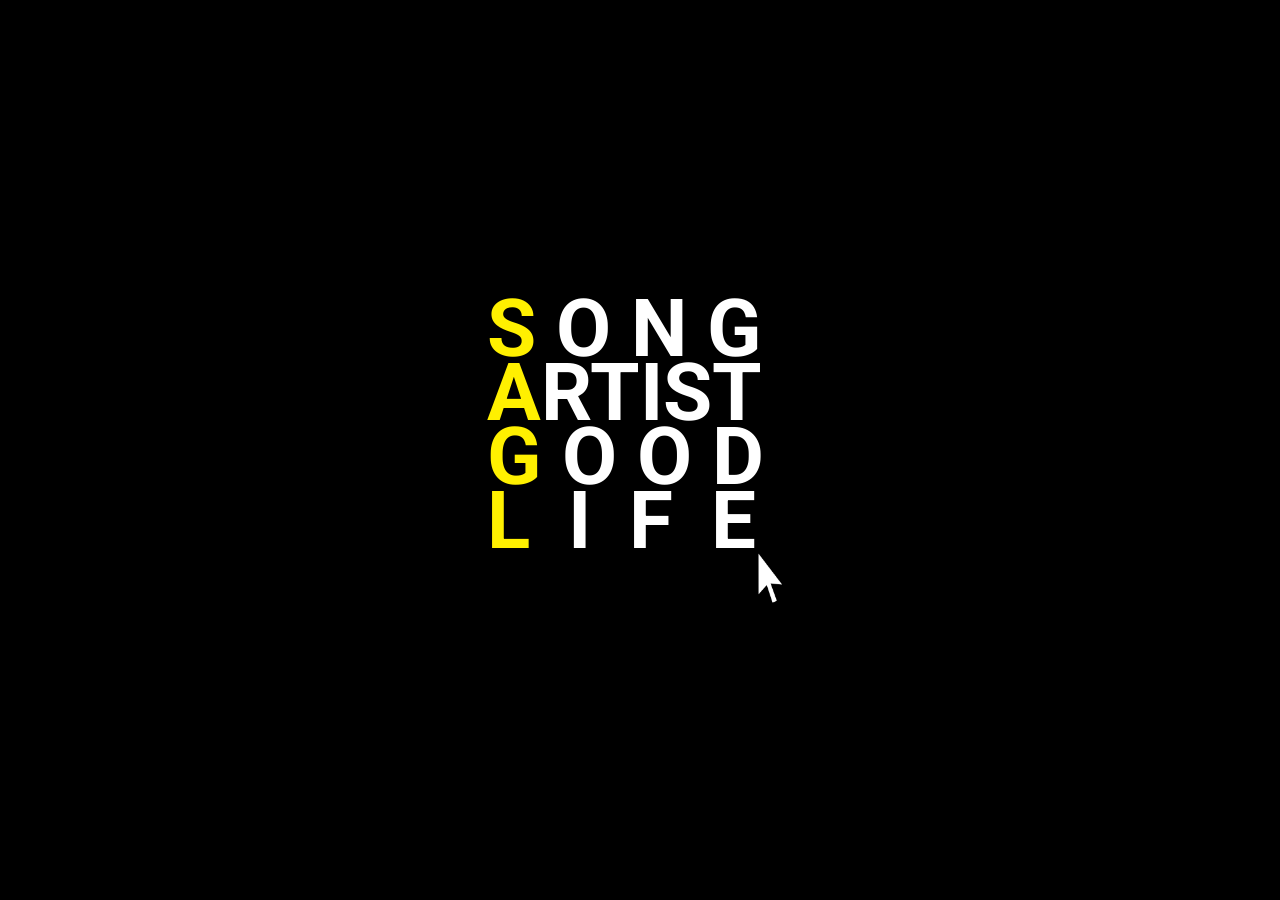
<file: index.html>
<!DOCTYPE html>
<html lang="en">
<head>
    <meta charset="UTF-8">
    <meta name="viewport" content="width=device-width, initial-scale=1.0">
    <link href="css/loading.css" rel="stylesheet">
    <title>로딩페이지02</title>
    <script>
        setTimeout(function(){
            window.location.href="portfolio01_main/index.html"
        },2000);
    </script>
</head>
<body>
    <div class="text-box">
        <span>SONG</span>
        <span>ARTIST</span>
        <span>GOOD</span>
        <span>LIFE</span>
        <a href="#"><img src="img/click.png" alt="화살표"></a>
    </div>
</body>
</html>
</file>
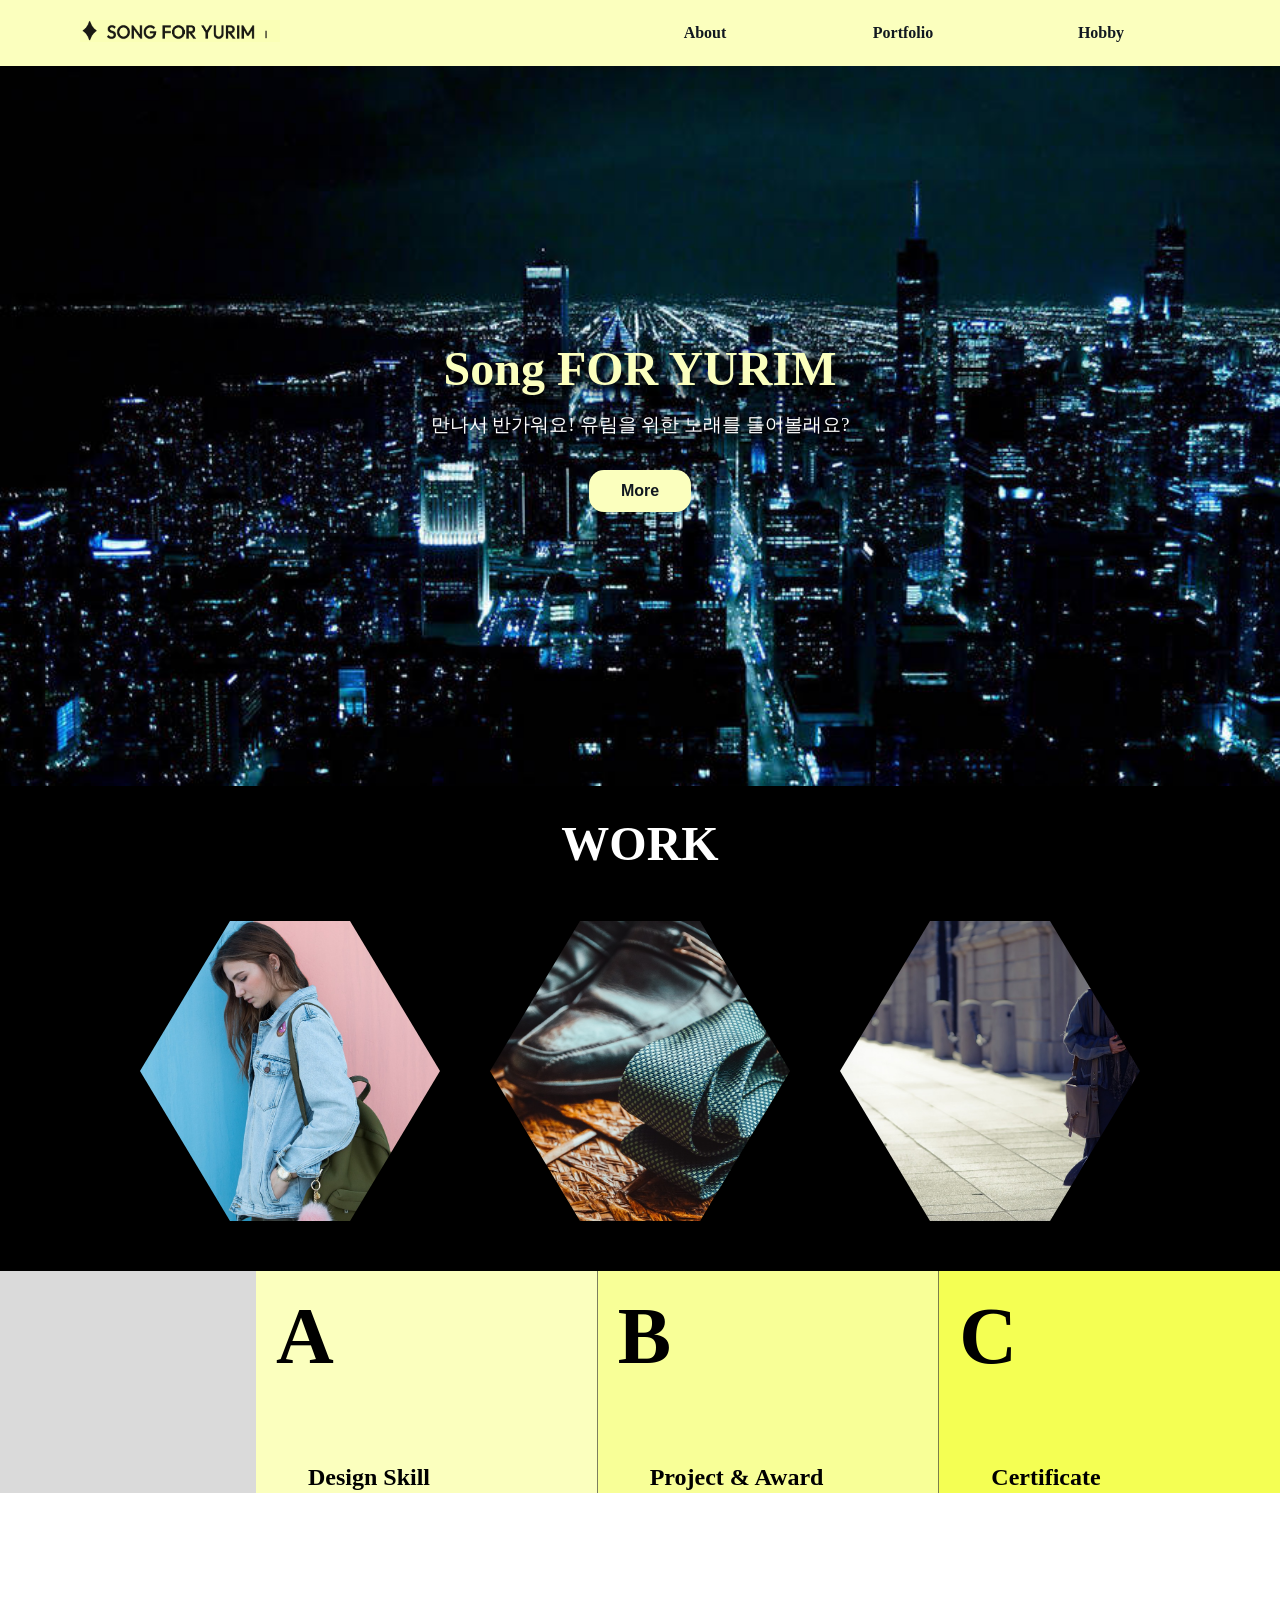
<file: portfolio01_main/index.html>
<!DOCTYPE html>
<html lang="en">
<head>
    <meta charset="UTF-8">
    <meta name="viewport" content="width=device-width, initial-scale=1.0">
    <title>Song For YURIM ; 송유림의 포트폴리오</title>
    <link href="css/style.css" rel="stylesheet">
</head>
<body>
    <header>
        <div class="logo"><a href="../portfolio01_main/index.html"><img src="img/logo.png" alt="logo"></a></div>
        <nav class="navbar">
            <ul class="menu">
                <li class="menu-item"><a href="../portfolio02_about/index.html">About</a></li>
                <li class="menu-item"><a href="#">Portfolio</a>
                    <ul class="submenu">
                        <li><a href="#">Posters</a></li>
                        <li><a href="#">Card News</a></li>
                        <li><a href="#">Reels</a></li>
                        <li><a href="#">Projects</a></li>
                    </ul>
                </li>
                <li class="menu-item"><a href="#">Hobby</a></li>
            </ul>
        </nav>
    </header>

    <section class="hero">
        <div class="hero-contents">
            <h1>Song FOR YURIM</h1>
            <p>만나서 반가워요! 유림을 위한 노래를 들어볼래요?</p>
            <button class="cta-btn">More</button>
        </div>
    </section>

    <!-- 포트폴리오섹션 -->
    <section class="t_work">
        <h1>WORK</h1>
        <div class="work">
            <div class="hexa">
                <div class="shape">
                    <div class="cap">
                        <div>
                            <h3>Bag</h3>
                            <p>대나무로 제작된 가방</p>
                        </div> 
                    </div>
                    <img src="../img/img01.jpg" alt="bag">
                </div>
            </div>

             <div class="hexa">
                <div class="shape">
                    <div class="cap">
                        <div>
                            <h3>Necklace</h3>
                            <p>패션아이템</p>
                        </div> 
                    </div>
                    <img src="../img/img02.jpg" alt="bag">
                </div>
            </div>

             <div class="hexa">
                <div class="shape">
                    <div class="cap">
                        <div>
                            <h3>Skirts</h3>
                            <p>편안한 스커트</p>
                        </div> 
                    </div>
                    <img src="../img/img03.jpg" alt="bag">
                </div>
            </div>
        </div>
        
    </section>

    <!-- 소개섹션 -->
    <sectio class="about">
        <div class="section-inner">
            <div class="accordion-content">
                <div class="focus"></div>
                <ul class="accordion">
                    <li>
                        <div class="number">A</div>
                        <div class="info">
                            <h2>Design Skill</h2>
                            <p>
                                PHOTOSHOP 100%<br>
                                CANVA 100%<br>
                                ILLUSTRATOR 50%<br>
                                FIGMA 50%<br>
                            </p>
                        </div>
                    </li>

                    <li>
                        <div class="number">B</div>
                        <div class="info">
                            <h2>Project & Award</h2>
                            <p>
                                디마공 학생회 홍보부<br>
                                대플 서포터즈 2기<br>
                                파이썬 딥러닝 개발 대회 수상<br>
                            </p>
                        </div>
                    </li>

                    <li>
                        <div class="number">C</div>
                        <div class="info">
                            <h2>Certificate</h2>
                            <p>
                                그래픽기술자격 GTQ 1급<br>
                                ITQ 한글파워포인트 A등급<br>
                                DIAT 디지털정보활용능력 고급<br>
                            </p>
                        </div>
                    </li>
                </ul>
            </div>
        </div>
    </section>

</body>
</html>
</file>
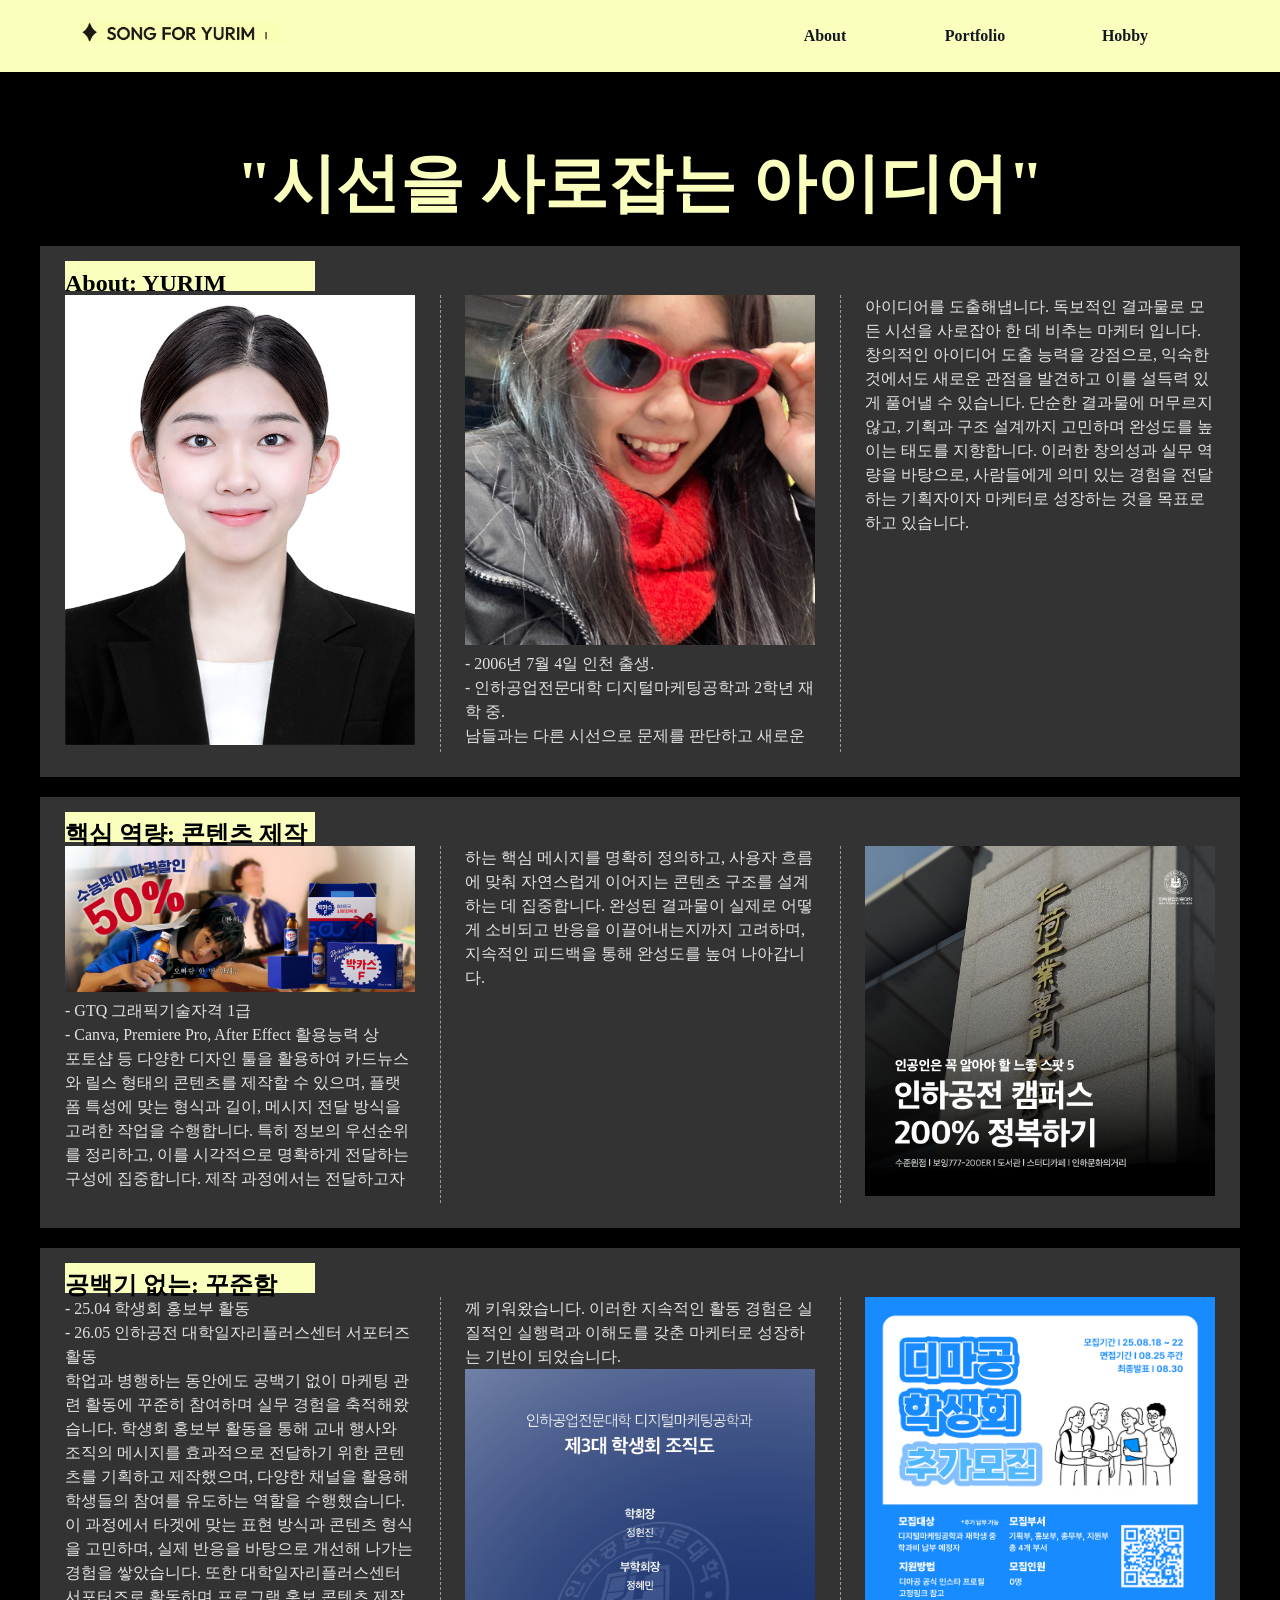
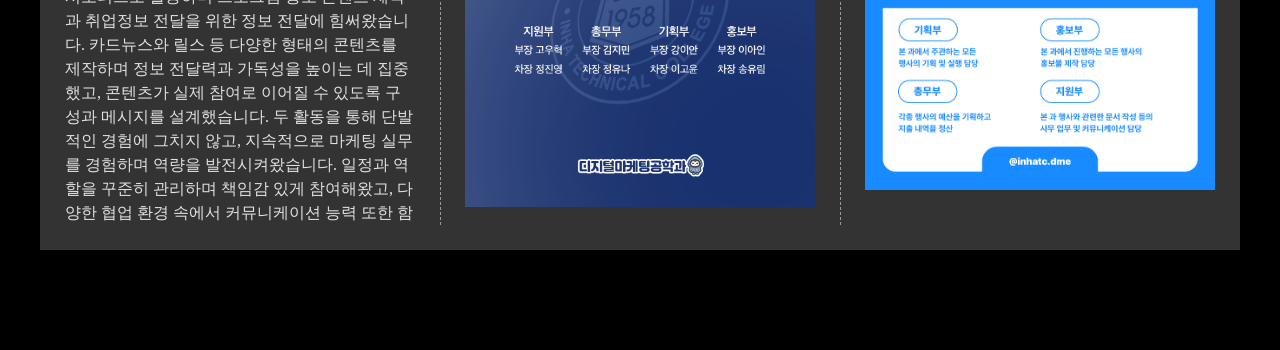
<file: portfolio02_about/index.html>
<!DOCTYPE html>
<html lang="en">
<head>
    <meta charset="UTF-8">
    <meta name="viewport" content="width=device-width, initial-scale=1.0">
    <link href="css/style.css" rel="stylesheet">
    <title>About YURIM</title>
</head>
<body>
    <header>
        <div class="logo"><a href="../portfolio01_main/index.html"><img src="img/logo.png" alt="logo"></a></div>
        <nav class="navbar">
            <ul class="menu">
                <li class="menu-item"><a href="#">About</a></li>
                <li class="menu-item"><a href="#">Portfolio</a>
                    <ul class="submenu">
                        <li><a href="#">Posters</a></li>
                        <li><a href="#">Card News</a></li>
                        <li><a href="#">Reels</a></li>
                        <li><a href="#">Projects</a></li>
                    </ul>
                </li>
                <li class="menu-item"><a href="#">Hobby</a></li>
            </ul>
        </nav>
    </header>

    <div class="container">
        <section>
        <div class="inner">
        <h1>"시선을 사로잡는 아이디어"</h1>
            <div class="about-me">
                <h2>About: YURIM</h2>
                <img src="img/yurim.jpg" alt="me">
                <p><img src="img/redyurim.jpeg" alt="redme"></p> 
                <p class="intro">- 2006년 7월 4일 인천 출생.<br>- 인하공업전문대학 디지털마케팅공학과 2학년 재학 중.<BR>남들과는 다른 시선으로 문제를 판단하고 새로운 아이디어를 도출해냅니다. 독보적인 결과물로 모든 시선을 사로잡아 한 데 비추는 마케터 입니다.
                    창의적인 아이디어 도출 능력을 강점으로, 익숙한 것에서도 새로운 관점을 발견하고 이를 설득력 있게 풀어낼 수 있습니다. 단순한 결과물에 머무르지 않고, 기획과 구조 설계까지 고민하며 완성도를 높이는 태도를 지향합니다.
                    이러한 창의성과 실무 역량을 바탕으로, 사람들에게 의미 있는 경험을 전달하는 기획자이자 마케터로 성장하는 것을 목표로 하고 있습니다.</p>
            </div>

            <div class="about-me">
                <h2>핵심 역량: 콘텐츠 제작</h2>
                <img src="img/전체 작업물/디지털색채디자인_배너제작.png" alt="port1">
                <p class="intro">- GTQ 그래픽기술자격 1급<BR>- Canva, Premiere Pro, After Effect 활용능력 상<Br>포토샵 등 다양한 디자인 툴을 활용하여 카드뉴스와 릴스 형태의 콘텐츠를 제작할 수 있으며, 플랫폼 특성에 맞는 형식과 길이, 메시지 전달 방식을 고려한 작업을 수행합니다. 특히 정보의 우선순위를 정리하고, 이를 시각적으로 명확하게 전달하는 구성에 집중합니다.
                    제작 과정에서는 전달하고자 하는 핵심 메시지를 명확히 정의하고, 사용자 흐름에 맞춰 자연스럽게 이어지는 콘텐츠 구조를 설계하는 데 집중합니다. 완성된 결과물이 실제로 어떻게 소비되고 반응을 이끌어내는지까지 고려하며, 지속적인 피드백을 통해 완성도를 높여 나아갑니다.</p>
                <p><img src="img/전체 작업물/SNS콘텐츠제작_카드뉴스_학교소개/B반202527050송유림_1.png" alt="port2"></p>
            </div>

            <div class="about-me">
                <h2>공백기 없는: 꾸준함</h2>
                <p class="intro">- 25.04 학생회 홍보부 활동<br> - 26.05 인하공전 대학일자리플러스센터 서포터즈 활동<br>학업과 병행하는 동안에도 공백기 없이 마케팅 관련 활동에 꾸준히 참여하며 실무 경험을 축적해왔습니다. 학생회 홍보부 활동을 통해 교내 행사와 조직의 메시지를 효과적으로 전달하기 위한 콘텐츠를 기획하고 제작했으며, 다양한 채널을 활용해 학생들의 참여를 유도하는 역할을 수행했습니다. 이 과정에서 타겟에 맞는 표현 방식과 콘텐츠 형식을 고민하며, 실제 반응을 바탕으로 개선해 나가는 경험을 쌓았습니다.
                    또한 대학일자리플러스센터 서포터즈로 활동하며 프로그램 홍보 콘텐츠 제작과 취업정보 전달을 위한 정보 전달에 힘써왔습니다. 카드뉴스와 릴스 등 다양한 형태의 콘텐츠를 제작하며 정보 전달력과 가독성을 높이는 데 집중했고, 콘텐츠가 실제 참여로 이어질 수 있도록 구성과 메시지를 설계했습니다.
                    두 활동을 통해 단발적인 경험에 그치지 않고, 지속적으로 마케팅 실무를 경험하며 역량을 발전시켜왔습니다. 일정과 역할을 꾸준히 관리하며 책임감 있게 참여해왔고, 다양한 협업 환경 속에서 커뮤니케이션 능력 또한 함께 키워왔습니다. 이러한 지속적인 활동 경험은 실질적인 실행력과 이해도를 갖춘 마케터로 성장하는 기반이 되었습니다.</p>
                <p><img src="img/전체 작업물/학생회_3대조직도.png" alt="port3"></p>
                <p><img src="img/전체 작업물/학생회_모집포스터.png" alt="port4"></p>
            </div>

        </div>
        </section>
    </div>
</body>
</html>
</file>
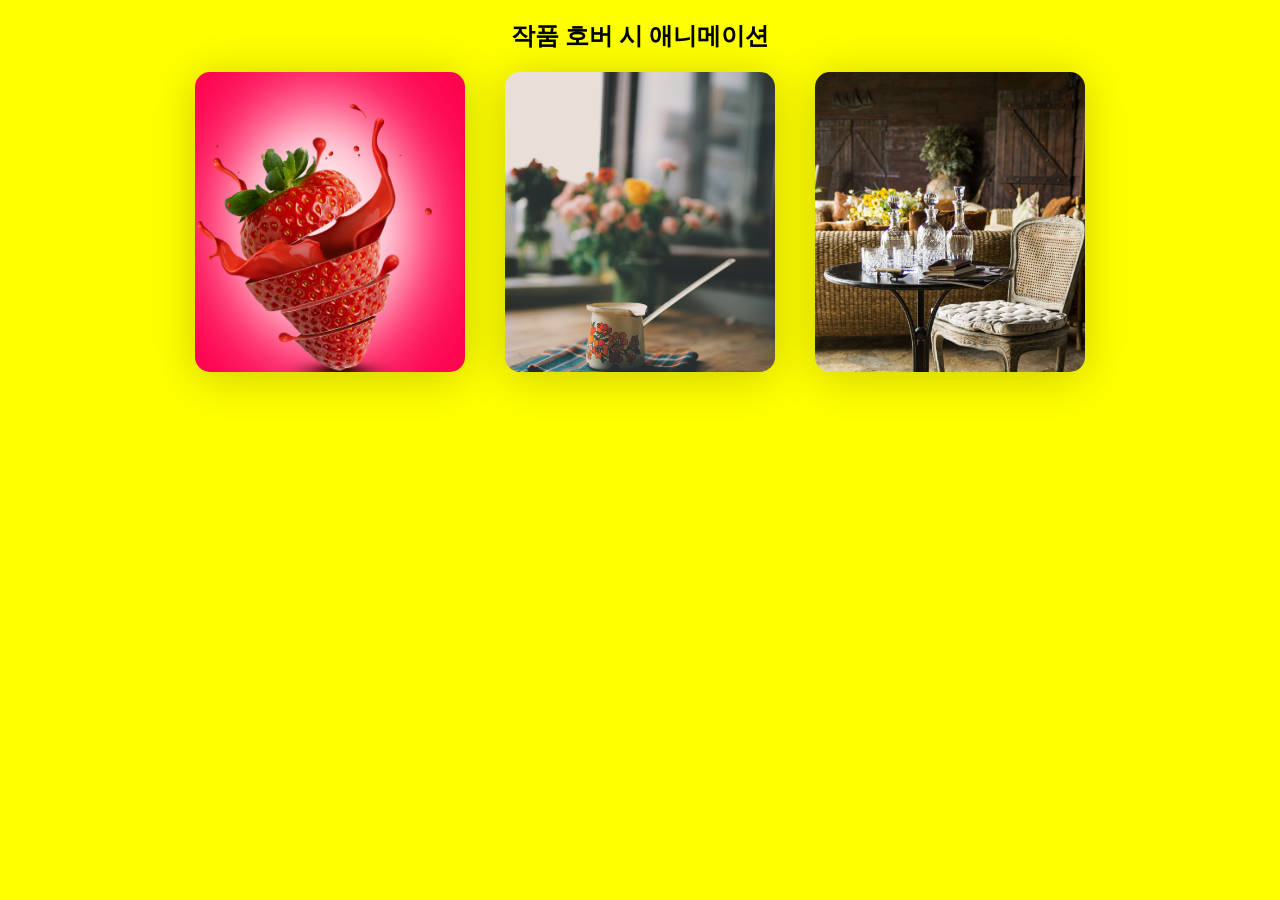
<file: portfolio03_portfolio/index.html>
<!DOCTYPE html>
<html lang="en">
<head>
    <meta charset="UTF-8">
    <meta name="viewport" content="width=device-width, initial-scale=1.0">
    <title>작품롤오버</title>
    <link href="css/style.css" rel="stylesheet">
</head>
<body>
    <section class="portfolio">
        <h1 class="h_title">작품 호버 시 애니메이션</h1>
        <div class="items">
            <div class="item"></div>
            <div class="item"></div>
            <div class="item"></div>
        </div>
    </section>
</body>
</html>
</file>
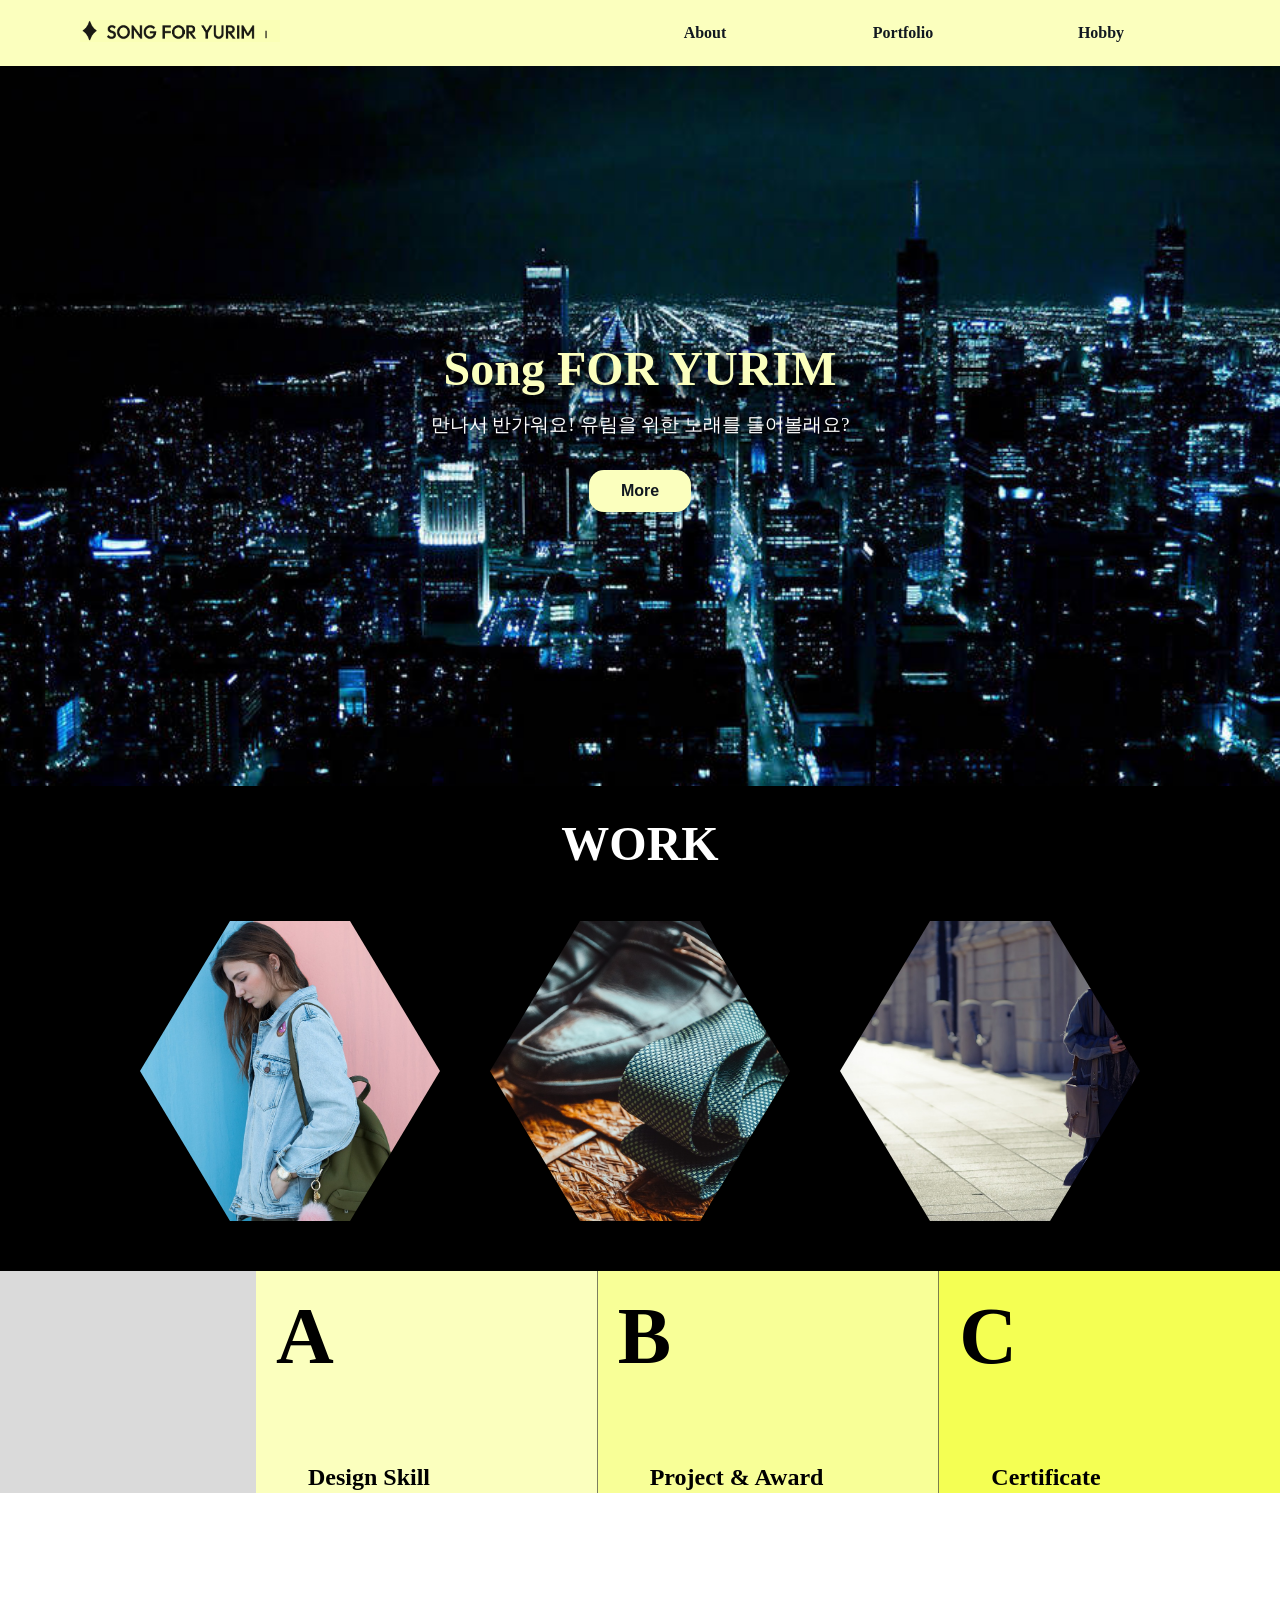
<file: portfolio01_main/index.html.html>
<!DOCTYPE html>
<html lang="en">
<head>
    <meta charset="UTF-8">
    <meta name="viewport" content="width=device-width, initial-scale=1.0">
    <title>Song For YURIM ; 송유림의 포트폴리오</title>
    <link href="css/style.css" rel="stylesheet">
</head>
<body>
    <header>
        <div class="logo"><a href="../portfolio01_main/portfolio01.html"><img src="img/logo.png" alt="logo"></a></div>
        <nav class="navbar">
            <ul class="menu">
                <li class="menu-item"><a href="../portfolio02_about/index.html">About</a></li>
                <li class="menu-item"><a href="#">Portfolio</a>
                    <ul class="submenu">
                        <li><a href="#">Posters</a></li>
                        <li><a href="#">Card News</a></li>
                        <li><a href="#">Reels</a></li>
                        <li><a href="#">Projects</a></li>
                    </ul>
                </li>
                <li class="menu-item"><a href="#">Hobby</a></li>
            </ul>
        </nav>
    </header>

    <section class="hero">
        <div class="hero-contents">
            <h1>Song FOR YURIM</h1>
            <p>만나서 반가워요! 유림을 위한 노래를 들어볼래요?</p>
            <button class="cta-btn">More</button>
        </div>
    </section>

    <!-- 포트폴리오섹션 -->
    <section class="t_work">
        <h1>WORK</h1>
        <div class="work">
            <div class="hexa">
                <div class="shape">
                    <div class="cap">
                        <div>
                            <h3>Bag</h3>
                            <p>대나무로 제작된 가방</p>
                        </div> 
                    </div>
                    <img src="../img/img01.jpg" alt="bag">
                </div>
            </div>

             <div class="hexa">
                <div class="shape">
                    <div class="cap">
                        <div>
                            <h3>Necklace</h3>
                            <p>패션아이템</p>
                        </div> 
                    </div>
                    <img src="../img/img02.jpg" alt="bag">
                </div>
            </div>

             <div class="hexa">
                <div class="shape">
                    <div class="cap">
                        <div>
                            <h3>Skirts</h3>
                            <p>편안한 스커트</p>
                        </div> 
                    </div>
                    <img src="../img/img03.jpg" alt="bag">
                </div>
            </div>
        </div>
        
    </section>

    <!-- 소개섹션 -->
    <sectio class="about">
        <div class="section-inner">
            <div class="accordion-content">
                <div class="focus"></div>
                <ul class="accordion">
                    <li>
                        <div class="number">A</div>
                        <div class="info">
                            <h2>Design Skill</h2>
                            <p>
                                PHOTOSHOP 100%<br>
                                CANVA 100%<br>
                                ILLUSTRATOR 50%<br>
                                FIGMA 50%<br>
                            </p>
                        </div>
                    </li>

                    <li>
                        <div class="number">B</div>
                        <div class="info">
                            <h2>Project & Award</h2>
                            <p>
                                디마공 학생회 홍보부<br>
                                대플 서포터즈 2기<br>
                                파이썬 딥러닝 개발 대회 수상<br>
                            </p>
                        </div>
                    </li>

                    <li>
                        <div class="number">C</div>
                        <div class="info">
                            <h2>Certificate</h2>
                            <p>
                                그래픽기술자격 GTQ 1급<br>
                                ITQ 한글파워포인트 A등급<br>
                                DIAT 디지털정보활용능력 고급<br>
                            </p>
                        </div>
                    </li>
                </ul>
            </div>
        </div>
    </section>

</body>
</html>
</file>
<file: css/loading.css>
@charset "utf-8";
@import url('https://fonts.googleapis.com/css2?family=Roboto:ital,wght@0,100..900;1,100..900&display=swap');

*{
    font-family: 'Roboto', sans-serif;
}

body{
    margin: 0;
    font-size: 20px;
    line-height: 1.2rem;
    color: #333;
    background-color: #000;
    display: flex;
    justify-content: center;
    align-items: center;
    height: 100vh;
}

.text-box{
    line-height: 4rem;
}

.text-box span{
    font-size: 5rem;
    color: #fff;
    font-weight: bold;
    display: block;
}

.text-box span:nth-child(1){
    letter-spacing: 20px;
}

.text-box span:nth-child(2){
    letter-spacing: 0px;
}

.text-box span:nth-child(3){
    letter-spacing: 20px;
}

.text-box span:nth-child(4){
    letter-spacing: 38px;
}

.text-box span::first-letter{
    color: #fff000;
}

.text-box img{
    width: 50px;
    float: right;
}
</file>
<file: portfolio01_main/css/style.css>
@charset "utf-8";

*{
    margin: 0;
    padding: 0;
    list-style-type: none;
}

body{
    background-color: #111820;
    color: #fff;
    height: 100vh;
}

header{
    display: flex;
    align-items: center;
    position: sticky;
    justify-content: space-between;
    background-color: #fbffbe;
    color: #111820;
    padding: 0 5rem;
    top: 0;
    z-index: 1;
}

.logo img{
    width: 200px;
}

.navbar .menu{
    display: flex;
}

.menu-item{
    text-align: center;
    width: 150px;
    padding: 1.5rem;
    position: relative;
}

.navbar a{
    color: #111820;
    text-decoration: none;
    font-weight: bold;
    font-size: 16px;
    display: block;
}

.navbar a:hover{
    color: #636b75;
}

.submenu{
    display: none;
    top: 100%;
    position: absolute; /* 안에 내용은 고정되어 있다. */
    background-color: #343b44;
    min-width: 150px;
}

.submenu li{
    border-bottom: 1px solid #636b75;
    padding: 5px 0;
}


.submenu li:hover{
    background-color: #636b75;
}

.submenu li a{
    text-decoration: none;
    font-size: 14px;
    color: #fbffbe;
}

.submenu li a:hover{
    color: #fbffbe;
}

.menu-item:hover .submenu{
    display: block;
}


.hero{
    background-image: url(../img/back02.jpg);
    background-size: cover;
    background-position: center;
    background-repeat: no-repeat;
    display: flex;
    align-items: center;
    text-align: center;
    height: 80vh;
    position: relative;
    justify-content: center;
}

.hero-contents h1{
    font-size: 3rem;
    margin-bottom: 1rem;
    color: #fbffbe;
    text-shadow: 10px 0 10px #000000, 0 10px 10px #000000;
}

.hero-contents p{
    font-size: 1.2rem;
    margin-bottom: 2rem;
    color: #fff;
    text-shadow: 10px 0 10px #000000, 0 10px 10px #000000;
}

.cta-btn{
    background-color: #fbffbe;
    color: #111820;
    padding: 0.75rem 2rem;
    border: 0;
    cursor: pointer;
    font-size: 1rem;
    font-weight: bold;
    text-decoration: none;
    border-radius: 15px;
    transition: all 0.3s ease;
}

.cta-btn:hover{
    background-color: #343b44;
    color: #fbffbe;
    transition: background-color 0.3s ease;
}

/* work */
.t_work{
    text-align: center;
    background-color: #000000;
    padding-top: 30px;

}

.t_work h1{
    color: #fff;
    font-size: 3rem;
}

.work{
    display: flex;
    justify-content: center;
    align-items: center;
    min-height: auto;
    padding: 50px 0;
    /* min-height: 100vh; */ /* height: 100vh; */
    gap: 50px;
}

.hexa{
    width: 300px;
    height: 300px;
    position: relative;
    transition: 0.3s;
}

.shape{
    clip-path: polygon(30% 0, 70% 0, 100% 50%, 70% 100%, 30% 100%, 0 50%); /* 특정 모양으로 잘라내는 역할 */
    /* 50% 0, 100% 30%, 100% 70%, 50% 100%, 0 70%, 0 30% */
    width: 100%;
    height: 100%;
    overflow: hidden;
}

.shape img{
    width: 100%;
    height: 100%;
    object-fit: cover;
}

.hexa:hover{
    transform:translateY(-40px);
}

.cap{
    position: absolute;
    width: 100%;
    height: 100%;
    color: #fff;
    display: flex;
    justify-content: center;
    text-align: center;
    align-items: center;
    opacity: 0;
    transition: 0.5s;
}

.hexa:hover .cap{
    opacity: 1;
}
/* hexa를 호버했을때 cap의 opacity를 1로 하자. */

.hexa:nth-child(1) .cap{
    background: linear-gradient(to top, rgb(221,7,210),transparent);
}

.hexa:nth-child(2) .cap{
    background: linear-gradient(to top, rgb(7, 221, 210),transparent);
}

.hexa:nth-child(3) .cap{
    background: linear-gradient(to top, rgb(210, 221, 221),transparent);
}

/* 소개섹션 */
.about{
    width: 100%;
    height: 100vh;
    display: flex;
    justify-content: center;
    align-items: center;
    background-color: #ffffff;
}
.section-inner{
    width: 1280px;
    min-height: 100vh;
}

/* 전체 레이아웃 */
.accordion-content{
    display: flex;
    height: 100%;
}

/* 현재는 비어있지만, 확장이 가능하다. */
.focus{
    flex: 1; /* 공간을 하나로 차지한다 */
    background-color: #dadada;
}

.accordion{
    flex: 4;
    display: flex;
    margin: 0;
    padding: 0;
    overflow: hidden;
}

.accordion * {
    transition: all 0.5s ease;
}

.accordion li{
    flex: 1;
    display: flex;
    flex-direction: column;
    justify-content: space-between;
    padding: 20px;
    cursor: pointer;
    position: relative;
    color: #000000;
    border-right: 1px solid rgba(0, 0, 0, 0.5);
}

.accordion li:nth-child(1){
    background-color: #fbffbe;
}

.accordion li:nth-child(2){
    background-color: #f8ff97;
}

.accordion li:nth-child(3){
    background-color: #f4ff53;
}

.accordion li:last-child{
    border-right: none;
}

.accordion li:hover{
    flex: 4;
}

.accordion:hover li:not(:hover){
    flex: 0.8;
}

/* li:not(:hover) 
: 한개의 li 위에 마우스를 올려 놓은 것
not(:hover) 
: 안올린 것 */

.number{
    font-size: 5rem;
    font-weight: bold;
}

.info{
    transform:translateY(50px);
}

.info h2{
    margin: 2rem;
}

.info p{
    opacity: 0;
    max-height: 0;
    overflow: hidden;
    line-height: 1.6;

}

.accordion li:hover .info{
    transform:translateY(0);
}

.accordion li:hover .info p{
    opacity: 1;
    max-height: 200px;
    margin-top: 10px;
}
</file>
<file: portfolio02_about/css/style.css>
@charset "utf-8";

*{
    box-sizing: border-box;
    margin: 0;
    padding: 0;
    list-style-type: none;
}

body{
    margin: 0;
    font-size: 1rem;
    line-height: 1.5rem;
    font-weight: bold;
    color: #000;
    background-color: #000;
}

header{
    display: flex;
    align-items: center;
    position: sticky;
    justify-content: space-between;
    background-color: #fbffbe;
    color: #111820;
    padding: 0 5rem;
    top: 0;
    z-index: 1;
}


.logo img{
    width: 200px;
}

.navbar .menu{
    display: flex;
}

.menu-item{
    text-align: center;
    width: 150px;
    padding: 1.5rem;
    position: relative;
}

.navbar a{
    color: #111820;
    text-decoration: none;
    font-weight: bold;
    font-size: 16px;
    display: block;
}

.navbar a:hover{
    color: #636b75;
}

.submenu{
    display: none;
    top: 100%;
    position: absolute; /* 안에 내용은 고정되어 있다. */
    background-color: #343b44;
    min-width: 150px;
}

.submenu li{
    border-bottom: 1px solid #636b75;
    padding: 5px 0;
}


.submenu li:hover{
    background-color: #636b75;
}

.submenu li a{
    text-decoration: none;
    font-size: 14px;
    color: #fbffbe;
}

.submenu li a:hover{
    color: #fbffbe;
}

.menu-item:hover .submenu{
    display: block;
}

a{
    text-decoration: none;
    color: inherit;
}

h1,h2,h3,h4,h5,h6{
    margin-top: 0;
}



/* 다중 컬럼 영역 */
.container{}

section{}
section .inner{
    width: 1200px;
    margin: auto;
    margin-top: 100px;
    margin-bottom: 100px;
}

.inner h1{
    color: #fbffbe;
    font-size: 4rem;
    text-align: center;
    margin-bottom: 50px;
}

section .inner .about-me{
    background-color: #333;
    padding: 25px;
    column-count: 3;
    column-gap: 50px;
    column-rule: 1px dashed #999;
    /* 컬럼 사이에 선을 그리는 태그 */
    margin: 20px 0;

}

section .inner .about-me h2{
    column-span: all; /* 컬럼을 무시하고, 전체 너비 차지 */
    position: relative;
    z-index: 1;
}

section .inner .about-me h2:before{
    content: '';
    position: absolute;
    background-color: #fbffbe;
    width: 250px;
    height: 30px;
    z-index: -1;
    transform: translateY(-10px);
}

section .inner .about-me img{
    width: 100%;
}
.intro{
    color: #e2e2e2;
    font-weight: lighter;
}
@media(max-width:767px)
{
    section .inner{
        width: 100%;
    }

    section .inner h1{
        font-size: 2rem;
    }

    section .inner .about-me{
        column-count: 1;
    }
}

@media(max-width:767px) and (max-width:1024px)
{
    section .inner{
        width: 100%;
    }

    section .inner h1{
        font-size: 3rem;
    }

    section .inner .about-me{
        column-count: 2;
    }
}
</file>
<file: portfolio03_portfolio/css/style.css>
@charset "utf-8";

body{
    margin: 0;
    background-color: #ffff00;
}

.portfolio{
    text-align: center;

}

.h_title{}
.portfolio .items{
   /*  background-color: aqua; */
    display: flex;
    justify-content: center;
    gap: 40px;

}

.portfolio .items .item{
    width: 270px;
    height: 300px;
    background-size: cover;
    border-radius: 15px;
    box-shadow: 0 5px 45px rgba(0, 0, 0, 0.2);
    background-position: top;
    transition: 1s;

}


.portfolio .items .item:hover{
    background-position: bottom;
}
.portfolio .items .item:nth-child(1){
    background-image: url(../img/01.jpg)
}


.portfolio .items .item:nth-child(2){
    background-image: url(../img/02.jpg)
}


.portfolio .items .item:nth-child(3){
    background-image: url(../img/03.jpg)
}
</file>
